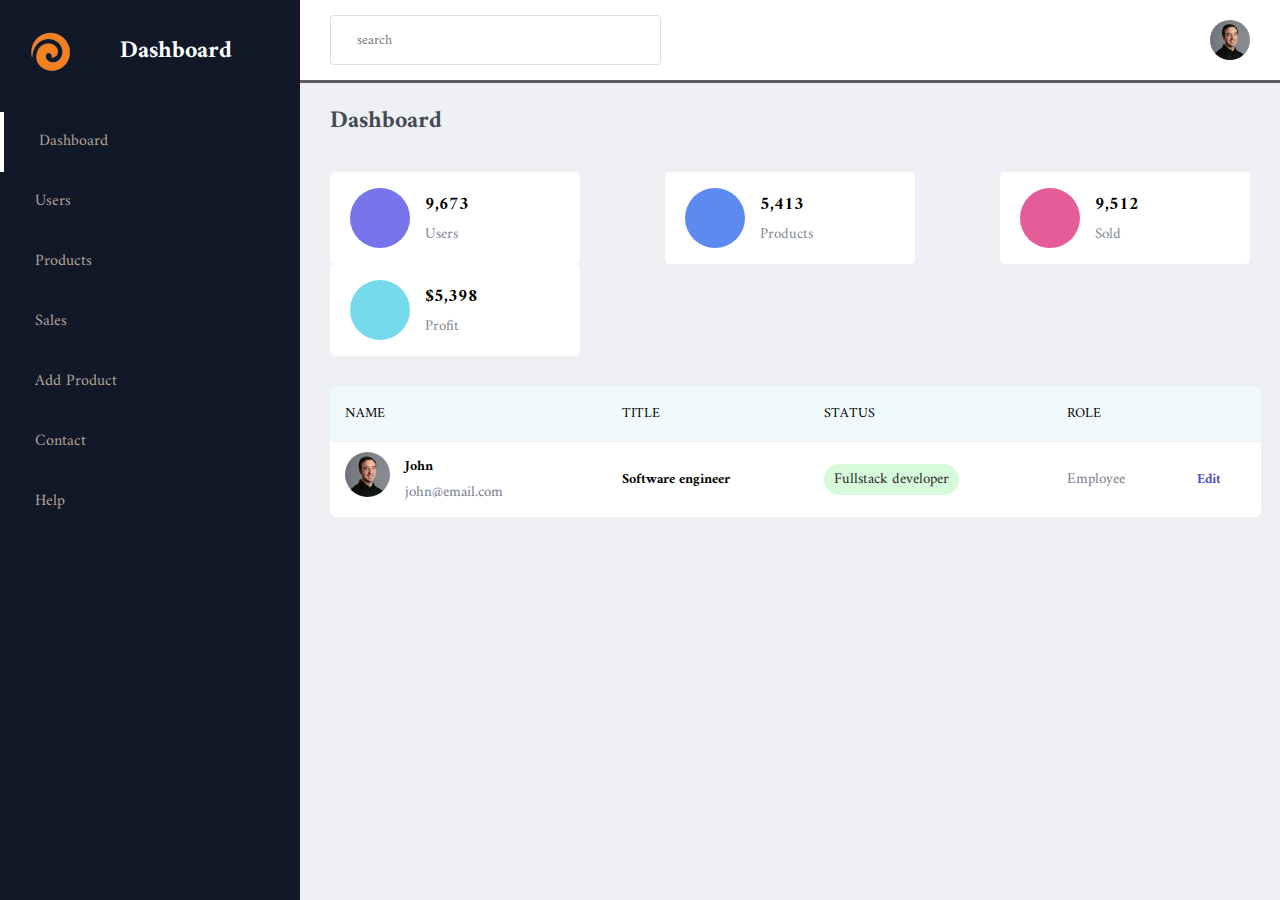
<file: index.html>
<!DOCTYPE html>
<html lang="en">

    <head>
        <meta charset="UTF-8">
        <meta http-equiv="X-UA-Compatible" content="IE=edge">
        <meta name="viewport" content="width=device-width, initial-scale=1.0">
        <title>Dashboard Panel</title>

        <link href="https://cdn.jsdelivr.net/npm/bootstrap@5.1.1/dist/css/bootstrap.min.css" rel="stylesheet"
            integrity="sha384-F3w7mX95PdgyTmZZMECAngseQB83DfGTowi0iMjiWaeVhAn4FJkqJByhZMI3AhiU" crossorigin="anonymous">

        <link rel="stylesheet" href="https://pro.fontawesome.com/releases/v5.10.0/css/all.css"
            integrity="sha384-AYmEC3Yw5cVb3ZcuHtOA93w35dYTsvhLPVnYs9eStHfGJvOvKxVfELGroGkvsg+p"
            crossorigin="anonymous" />

        <link rel="stylesheet" href="assets/css/style.css" />

        <script src="https://code.jquery.com/jquery-3.6.0.min.js"
            integrity="sha256-/xUj+3OJU5yExlq6GSYGSHk7tPXikynS7ogEvDej/m4=" crossorigin="anonymous"></script>
    </head>

    <body>

        <!--SideMenu-->
        <section id="menu">
            <div class="logo">
                <img src="assets/imgs/logo.jpeg" />
                <h2>Dashboard</h2>
            </div>

            <div class="items">
                <li><i class="fas fa-chart-pie"></i><a href="index.html">Dashboard</a></li>
                <li><i class="fab fa-uikit"></i><a href="index.html">Users</a></li>
                <li><i class="fas fa-th-large"></i><a href="products.html">Products</a></li>
                <li><i class="fas fa-edit"></i><a href="sales.html">Sales</a></li>
                <li><i class="fab fa-cc-visa"></i><a href="add_product.html">Add Product</a></li>
                <li><i class="fas fa-hamburger"></i><a href="contact.html">Contact</a></li>
                <li><i class="fas fa-chart-line"></i><a href="help.html">Help</a></li>
            </div>
        </section>

        <!--Interface-->
        <section id="interface">
            <div class="navigation">
                <!--Search-->
                <div class="n1">
                    <div>
                        <i id="menu-btn" class="fas fa-bars"></i>
                    </div>
                    <div class="search">
                        <i class="far fa-search"></i>
                        <form>
                            <input type="text" placeholder="search" />
                        </form>
                    </div>
                </div>

                <!--Profile-->
                <div class="profile">
                    <i class="fas fa-bell"></i>
                    <img src="assets/imgs/1.jpeg" />
                </div>
            </div>

            <!--Title-->
            <h3 class="i-name">Dashboard</h3>

            <!--Cards-->
            <div class="values">
                <div class="val-box">
                    <i class="fas fa-users"></i>
                    <div>
                        <h3>9,673</h3>
                        <span>Users</span>
                    </div>
                </div>

                <div class="val-box">
                    <i class="fas fa-shopping-cart"></i>
                    <div>
                        <h3>5,413</h3>
                        <span>Products</span>
                    </div>
                </div>

                <div class="val-box">
                    <i class="fas fa-corn"></i>
                    <div>
                        <h3>9,512</h3>
                        <span>Sold</span>
                    </div>
                </div>

                <div class="val-box">
                    <i class="fas fa-dollar-sign"></i>
                    <div>
                        <h3>$5,398</h3>
                        <span>Profit</span>
                    </div>
                </div>
            </div>

            <!--Table-->
            <div class="board">
                <table width="100%">
                    <thead>
                        <tr>
                            <td>Name</td>
                            <td>Title</td>
                            <td>Status</td>
                            <td>Role</td>
                            <td></td>
                        </tr>
                    </thead>
                    <tbody>

                        <tr>
                            <td class="people">
                                <p><img src="assets/imgs/1.jpeg" /></p>
                                <div class="people-description">
                                    <h5>John</h5>
                                    <p>john@email.com</p>
                                </div>
                            </td>

                            <td class="people-des">
                                <h5>Software engineer</h5>

                            </td>

                            <td class="active">
                                <p>Fullstack developer</p>
                            </td>

                            <td class="role">
                                <p>Employee</p>
                            </td>

                            <td class="edit">
                                <p><a href="#">Edit</a></p>
                            </td>

                        </tr>

                    </tbody>
                </table>
            </div>
        </section>

        <script src="app.js">
            
        </script>

</body>

</html>
</file>
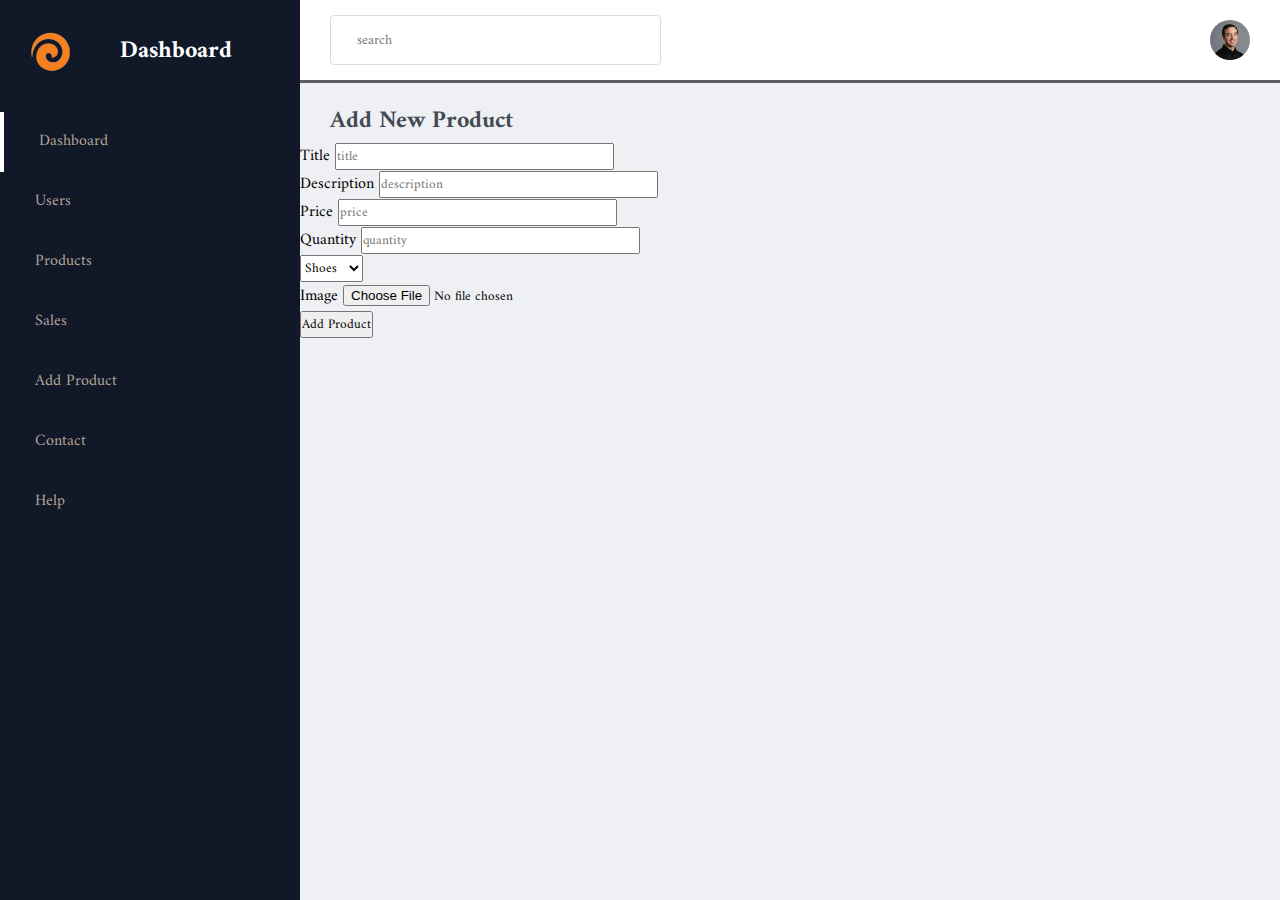
<file: add_product.html>
<!DOCTYPE html>
<html lang="en">
<head>
    <meta charset="UTF-8">
    <meta http-equiv="X-UA-Compatible" content="IE=edge">
    <meta name="viewport" content="width=device-width, initial-scale=1.0">
    <title>Dashboard</title>

    
    <link href="https://cdn.jsdelivr.net/npm/bootstrap@5.1.1/dist/css/bootstrap.min.css" rel="stylesheet" integrity="sha384-F3w7mX95PdgyTmZZMECAngseQB83DfGTowi0iMjiWaeVhAn4FJkqJByhZMI3AhiU" crossorigin="anonymous">

    <link rel="stylesheet" href="https://pro.fontawesome.com/releases/v5.10.0/css/all.css" integrity="sha384-AYmEC3Yw5cVb3ZcuHtOA93w35dYTsvhLPVnYs9eStHfGJvOvKxVfELGroGkvsg+p" crossorigin="anonymous"/>

    <link rel="stylesheet" href="assets/css/style.css"/>


    <script src="https://code.jquery.com/jquery-3.6.0.min.js" integrity="sha256-/xUj+3OJU5yExlq6GSYGSHk7tPXikynS7ogEvDej/m4=" crossorigin="anonymous"></script>
</head>
<body>
  


    <!--SideMenu-->
    <section id="menu">
        <div class="logo">
            <img src="assets/imgs/logo.jpeg"/>
            <h2>Dashboard</h2>
        </div>

        <div class="items">
            <li><i class="fas fa-chart-pie"></i><a href="index.html">Dashboard</a></li>
            <li><i class="fab fa-uikit"></i><a href="index.html">Users</a></li>
            <li><i class="fas fa-th-large"></i><a href="products.html">Products</a></li>
            <li><i class="fas fa-edit"></i><a href="sales.html">Sales</a></li>
            <li><i class="fab fa-cc-visa"></i><a href="add_product.html">Add Product</a></li>
            <li><i class="fas fa-hamburger"></i><a href="contact.html">Contact</a></li>
            <li><i class="fas fa-chart-line"></i><a href="help.html">Help</a></li>
        </div>
    </section>

    <!--Interface-->
    <section id="interface">
        
        <div class="navigation">
            <!--Search-->
            <div class="n1">
               <div>
                   <i id="menu-btn" class="fas fa-bars"></i>
               </div>
                <div class="search">
                  <i class="far fa-search"></i>  
                    <form>
                           <input type="text" placeholder="search"/>
                    </form>
                </div>
            </div>

            <!--Profile-->
            <div class="profile">
               <i class="fas fa-bell"></i>
               <img src="assets/imgs/1.jpeg"/>
            </div>
        </div>

        <!--Title-->
        <h3 class="i-name">Add New Product</h3>


       <div class="container-fluid w-50 my-5">    
        <form> 
            <div class="mb-2 form-group">
             <label>Title</label>
             <input type="text" class="form-control" placeholder="title" name="title" id="title" />
            </div>
 

            <div class="mb-2 form-group">
                <label>Description</label>
                <input type="text" class="form-control" placeholder="description" name="description" id="description" />
            </div>


            <div class="mb-2 form-group">
                <label>Price</label>
                <input type="text" class="form-control" placeholder="price" name="price" id="price" />
            </div>

            <div class="mb-2 form-group">
                <label>Quantity</label>
                <input type="number" class="form-control" placeholder="quantity" name="quantity" id="quantity" />
            </div>


            <select class="form-select mb-2" name="category">
                <option value="shoes">Shoes</option>
                <option value="bags">Bags</option>
                <option value="clothes">Clothes</option>
                <option value="shirts">Shirts</option>
            </select>

            <div class="mb-3 form-group">
                <label>Image</label>
                <input type="file" class="form-control" placeholder="image" name="image" id="image" />
            </div>
            

         <div class="mb-2 text-center">
             <input type="submit" class="btn btn-primary mt-3" value="Add Product" name="add_product_btn" id="add_product_btn"/>
         </div>
        
        </form>
    </div>




    </section>





    <script>
        $('#menu-btn').click(function(){
            $('#menu').toggleClass('active');
        })
    </script>

</body>
</html>
</file>
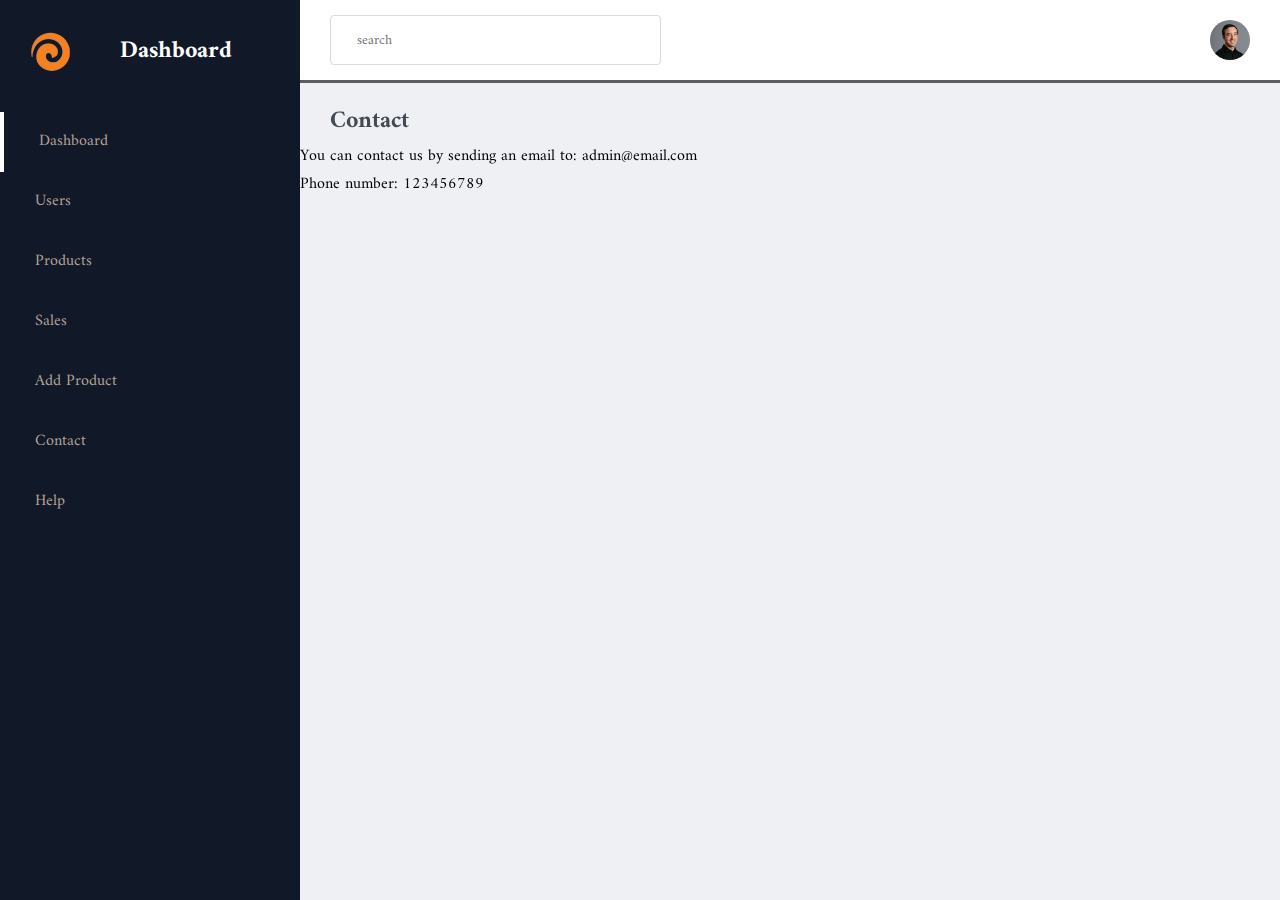
<file: contact.html>
<!DOCTYPE html>
<html lang="en">
<head>
    <meta charset="UTF-8">
    <meta http-equiv="X-UA-Compatible" content="IE=edge">
    <meta name="viewport" content="width=device-width, initial-scale=1.0">
    <title>Dashboard</title>

    
    <link href="https://cdn.jsdelivr.net/npm/bootstrap@5.1.1/dist/css/bootstrap.min.css" rel="stylesheet" integrity="sha384-F3w7mX95PdgyTmZZMECAngseQB83DfGTowi0iMjiWaeVhAn4FJkqJByhZMI3AhiU" crossorigin="anonymous">

    <link rel="stylesheet" href="https://pro.fontawesome.com/releases/v5.10.0/css/all.css" integrity="sha384-AYmEC3Yw5cVb3ZcuHtOA93w35dYTsvhLPVnYs9eStHfGJvOvKxVfELGroGkvsg+p" crossorigin="anonymous"/>

    <link rel="stylesheet" href="assets/css/style.css"/>


    <script src="https://code.jquery.com/jquery-3.6.0.min.js" integrity="sha256-/xUj+3OJU5yExlq6GSYGSHk7tPXikynS7ogEvDej/m4=" crossorigin="anonymous"></script>
</head>
<body>
  


    <!--SideMenu-->
    <section id="menu">
        <div class="logo">
            <img src="assets/imgs/logo.jpeg"/>
            <h2>Dashboard</h2>
        </div>

        <div class="items">
            <li><i class="fas fa-chart-pie"></i><a href="index.html">Dashboard</a></li>
            <li><i class="fab fa-uikit"></i><a href="index.html">Users</a></li>
            <li><i class="fas fa-th-large"></i><a href="products.html">Products</a></li>
            <li><i class="fas fa-edit"></i><a href="sales.html">Sales</a></li>
            <li><i class="fab fa-cc-visa"></i><a href="add_product.html">Add Product</a></li>
            <li><i class="fas fa-hamburger"></i><a href="contact.html">Contact</a></li>
            <li><i class="fas fa-chart-line"></i><a href="help.html">Help</a></li>
        </div>
    </section>

    <!--Interface-->
    <section id="interface">
        
        <div class="navigation">
            <!--Search-->
            <div class="n1">
               <div>
                   <i id="menu-btn" class="fas fa-bars"></i>
               </div>
                <div class="search">
                  <i class="far fa-search"></i>  
                    <form>
                           <input type="text" placeholder="search"/>
                    </form>
                </div>
            </div>

            <!--Profile-->
            <div class="profile">
               <i class="fas fa-bell"></i>
               <img src="assets/imgs/1.jpeg"/>
           </div>
        </div>

        <!--Title-->
        <h3 class="i-name">Contact</h3>


       <div class="container-fluid w-50 my-5">    

          <p>You can contact us by sending an email to: admin@email.com</p>
          <p>Phone number: 123456789</p>
        
       </div>




    </section>





    <script>
        $('#menu-btn').click(function(){
            $('#menu').toggleClass('active');
        })
    </script>

</body>
</html>
</file>
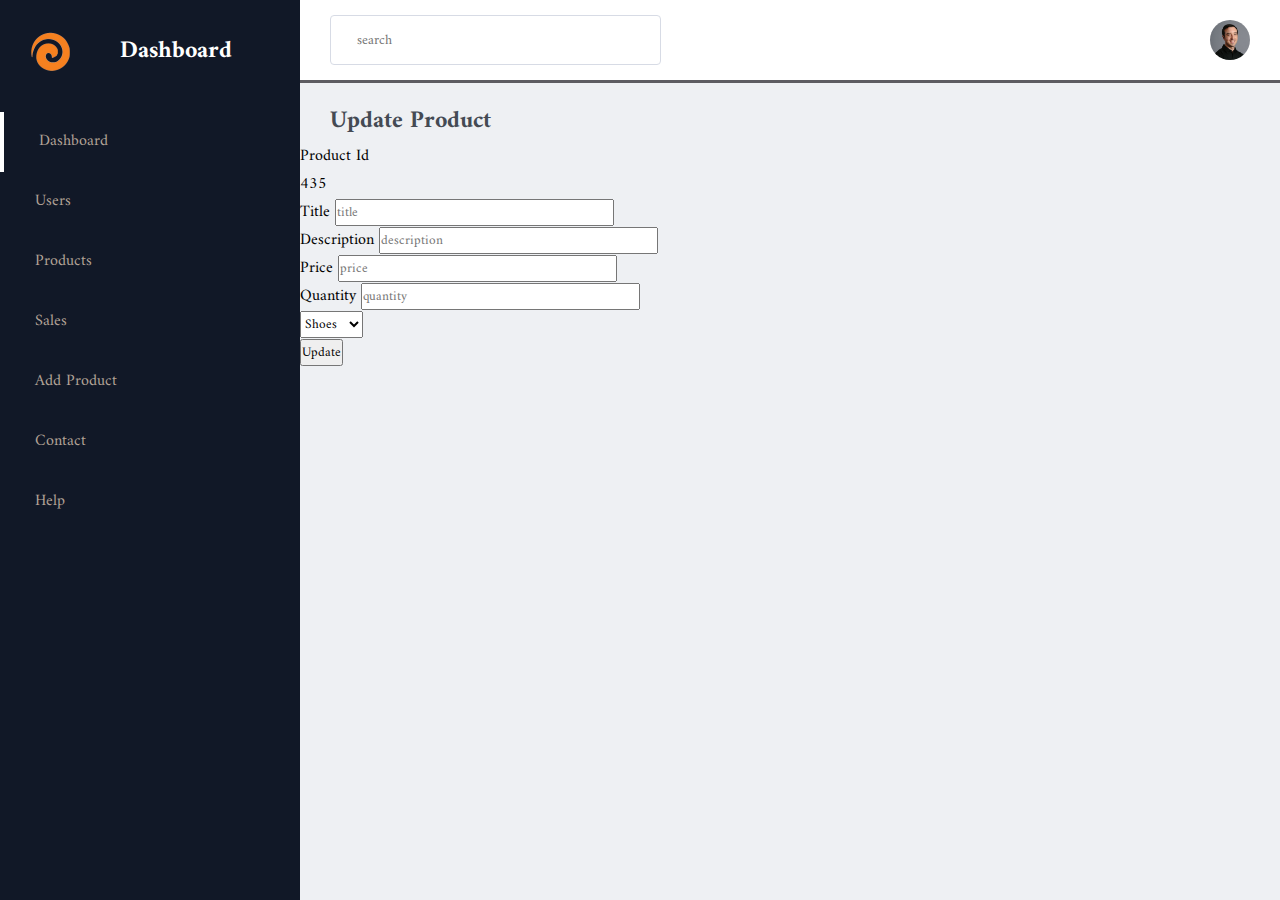
<file: edit_product.html>
<!DOCTYPE html>
<html lang="en">
<head>
    <meta charset="UTF-8">
    <meta http-equiv="X-UA-Compatible" content="IE=edge">
    <meta name="viewport" content="width=device-width, initial-scale=1.0">
    <title>Dashboard</title>

    
    <link href="https://cdn.jsdelivr.net/npm/bootstrap@5.1.1/dist/css/bootstrap.min.css" rel="stylesheet" integrity="sha384-F3w7mX95PdgyTmZZMECAngseQB83DfGTowi0iMjiWaeVhAn4FJkqJByhZMI3AhiU" crossorigin="anonymous">

    <link rel="stylesheet" href="https://pro.fontawesome.com/releases/v5.10.0/css/all.css" integrity="sha384-AYmEC3Yw5cVb3ZcuHtOA93w35dYTsvhLPVnYs9eStHfGJvOvKxVfELGroGkvsg+p" crossorigin="anonymous"/>

    <link rel="stylesheet" href="assets/css/style.css"/>


    <script src="https://code.jquery.com/jquery-3.6.0.min.js" integrity="sha256-/xUj+3OJU5yExlq6GSYGSHk7tPXikynS7ogEvDej/m4=" crossorigin="anonymous"></script>
</head>
<body>
  


    <!--SideMenu-->
    <section id="menu">
        <div class="logo">
            <img src="assets/imgs/logo.jpeg"/>
            <h2>Dashboard</h2>
        </div>

        <div class="items">
            <li><i class="fas fa-chart-pie"></i><a href="index.html">Dashboard</a></li>
            <li><i class="fab fa-uikit"></i><a href="index.html">Users</a></li>
            <li><i class="fas fa-th-large"></i><a href="products.html">Products</a></li>
            <li><i class="fas fa-edit"></i><a href="sales.html">Sales</a></li>
            <li><i class="fab fa-cc-visa"></i><a href="add_product.html">Add Product</a></li>
            <li><i class="fas fa-hamburger"></i><a href="contact.html">Contact</a></li>
            <li><i class="fas fa-chart-line"></i><a href="help.html">Help</a></li>
        </div>
    </section>

    <!--Interface-->
    <section id="interface">
      

        <div class="navigation">
            <!--Search-->
            <div class="n1">
               <div>
                   <i id="menu-btn" class="fas fa-bars"></i>
               </div>
                <div class="search">
                  <i class="far fa-search"></i>  
                    <form>
                           <input type="text" placeholder="search"/>
                    </form>
                </div>
            </div>

            <!--Profile-->
            <div class="profile">
               <i class="fas fa-bell"></i>
               <img src="assets/imgs/1.jpeg"/>
            </div>
         </div>

      
        <!--Title-->
        <h3 class="i-name">Update Product</h3>



       <div class="container-fluid w-50 my-5">    
        <form>
            <div class="mb-2 form-group">
                <label>Product Id</label>
                <p class="form-control">435</p>
            </div>
            
            <div class="mb-2 form-group">
             <label>Title</label>
             <input type="text" class="form-control" placeholder="title" name="title" id="title" />
            </div>
 

            <div class="mb-2 form-group">
                <label>Description</label>
                <input type="text" class="form-control" placeholder="description" name="description" id="description" />
            </div>


            <div class="mb-2 form-group">
                <label>Price</label>
                <input type="text" class="form-control" placeholder="price" name="price" id="price" />
            </div>

            <div class="mb-2 form-group">
                <label>Quantity</label>
                <input type="number" class="form-control" placeholder="quantity" name="quantity" id="quantity" />
            </div>


            <select class="form-select mb-2" name="category">
                <option value="shoes">Shoes</option>
                <option value="bags">Bags</option>
                <option value="clothes">Clothes</option>
                <option value="shirts">Shirts</option>
            </select>

         <div class="mb-2 text-center">
             <input type="submit" class="btn btn-primary mt-3" value="Update" name="update_product_btn" id="update_product_btn"/>
         </div>
        
        </form>
    </div>




    </section>





    <script>
        $('#menu-btn').click(function(){
            $('#menu').toggleClass('active');
        })
    </script>

</body>
</html>
</file>
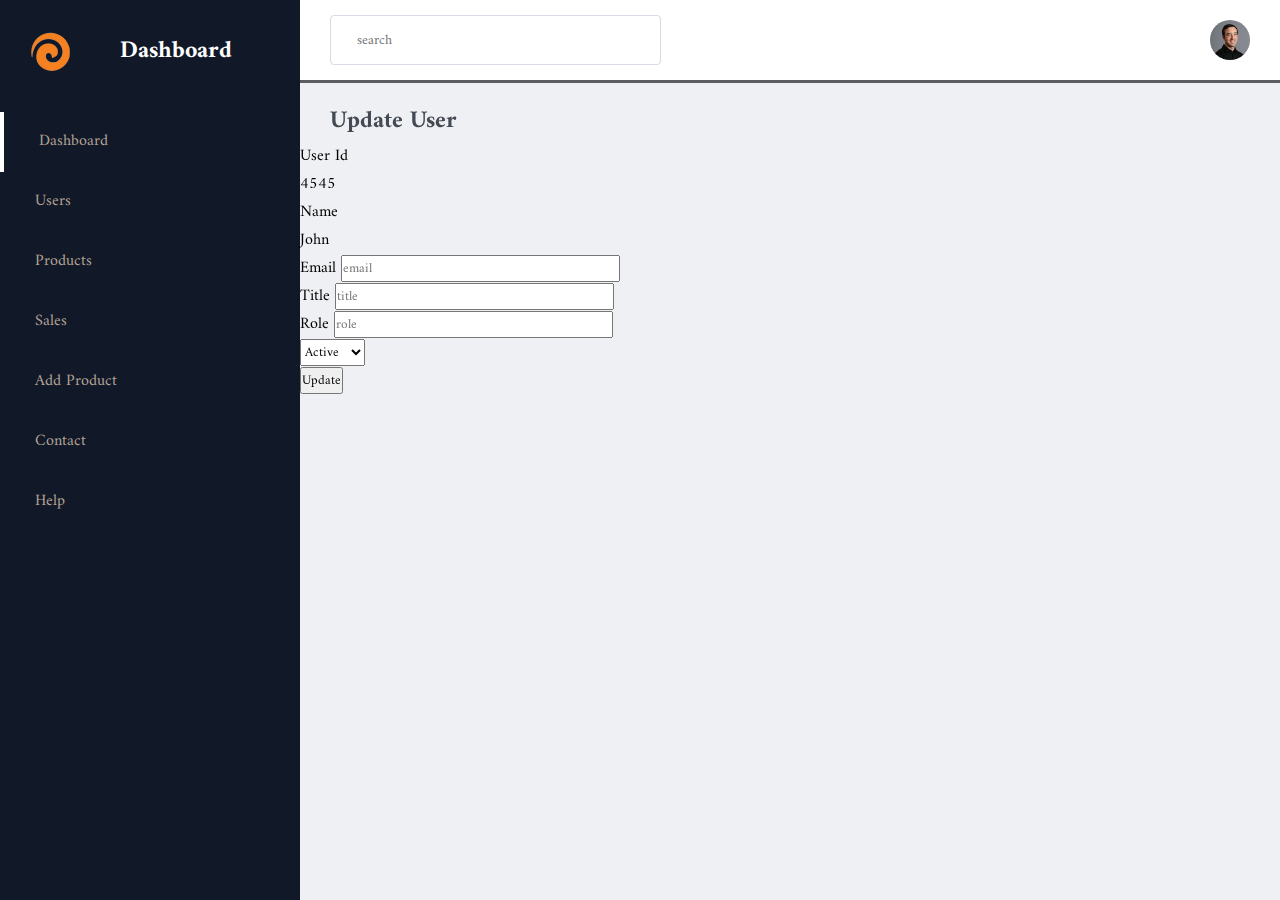
<file: edit_user.html>
<!DOCTYPE html>
<html lang="en">
<head>
    <meta charset="UTF-8">
    <meta http-equiv="X-UA-Compatible" content="IE=edge">
    <meta name="viewport" content="width=device-width, initial-scale=1.0">
    <title>Dashboard</title>

    
    <link href="https://cdn.jsdelivr.net/npm/bootstrap@5.1.1/dist/css/bootstrap.min.css" rel="stylesheet" integrity="sha384-F3w7mX95PdgyTmZZMECAngseQB83DfGTowi0iMjiWaeVhAn4FJkqJByhZMI3AhiU" crossorigin="anonymous">

    <link rel="stylesheet" href="https://pro.fontawesome.com/releases/v5.10.0/css/all.css" integrity="sha384-AYmEC3Yw5cVb3ZcuHtOA93w35dYTsvhLPVnYs9eStHfGJvOvKxVfELGroGkvsg+p" crossorigin="anonymous"/>

    <link rel="stylesheet" href="assets/css/style.css"/>


    <script src="https://code.jquery.com/jquery-3.6.0.min.js" integrity="sha256-/xUj+3OJU5yExlq6GSYGSHk7tPXikynS7ogEvDej/m4=" crossorigin="anonymous"></script>
</head>
<body>
  


    <!--SideMenu-->
    <section id="menu">
        <div class="logo">
            <img src="assets/imgs/logo.jpeg"/>
            <h2>Dashboard</h2>
        </div>

        <div class="items">
            <li><i class="fas fa-chart-pie"></i><a href="index.html">Dashboard</a></li>
            <li><i class="fab fa-uikit"></i><a href="index.html">Users</a></li>
            <li><i class="fas fa-th-large"></i><a href="products.html">Products</a></li>
            <li><i class="fas fa-edit"></i><a href="sales.html">Sales</a></li>
            <li><i class="fab fa-cc-visa"></i><a href="add_product.html">Add Product</a></li>
            <li><i class="fas fa-hamburger"></i><a href="contact.html">Contact</a></li>
            <li><i class="fas fa-chart-line"></i><a href="help.html">Help</a></li>
        </div>
    </section>

    <!--Interface-->
    <section id="interface">
        

        <div class="navigation">
            <!--Search-->
            <div class="n1">
               <div>
                   <i id="menu-btn" class="fas fa-bars"></i>
               </div>
                <div class="search">
                  <i class="far fa-search"></i>  
                    <form>
                           <input type="text" placeholder="search"/>
                    </form>
                </div>
            </div>

            <!--Profile-->
            <div class="profile">
               <i class="fas fa-bell"></i>
               <img src="assets/imgs/1.jpeg"/>
            </div>
         </div>


        <!--Title-->
        <h3 class="i-name">Update User</h3>




       <div class="container-fluid w-50 my-5">    
        <form>
            <div class="mb-2 form-group">
                <label>User Id</label>
                <p class="form-control">4545</p>
            </div>
            
            <div class="mb-2 form-group">
             <label>Name</label>
             <p class="form-control">John</p>
            </div>
 

            <div class="mb-2 form-group">
                <label>Email</label>
                <input type="email" class="form-control" placeholder="email" name="email" id="email" />
            </div>


            <div class="mb-2 form-group">
                <label>Title</label>
                <input type="text" class="form-control" placeholder="title" name="title" id="title" />
            </div>

            <div class="mb-2 form-group">
                <label>Role</label>
                <input type="text" class="form-control" placeholder="role" name="role" id="role" />
            </div>


            <select class="form-select mb2" name="status">
                <option value="active">Active</option>
                <option value="inactive">Inactive</option>
            </select>

         <div class="mb-2 text-center">
             <input type="submit" class="btn btn-primary mt-3" value="Update" name="update_user_btn" id="update_user_btn"/>
         </div>
        
        </form>
    </div>




    </section>





    <script>
        $('#menu-btn').click(function(){
            $('#menu').toggleClass('active');
        })
    </script>

</body>
</html>
</file>
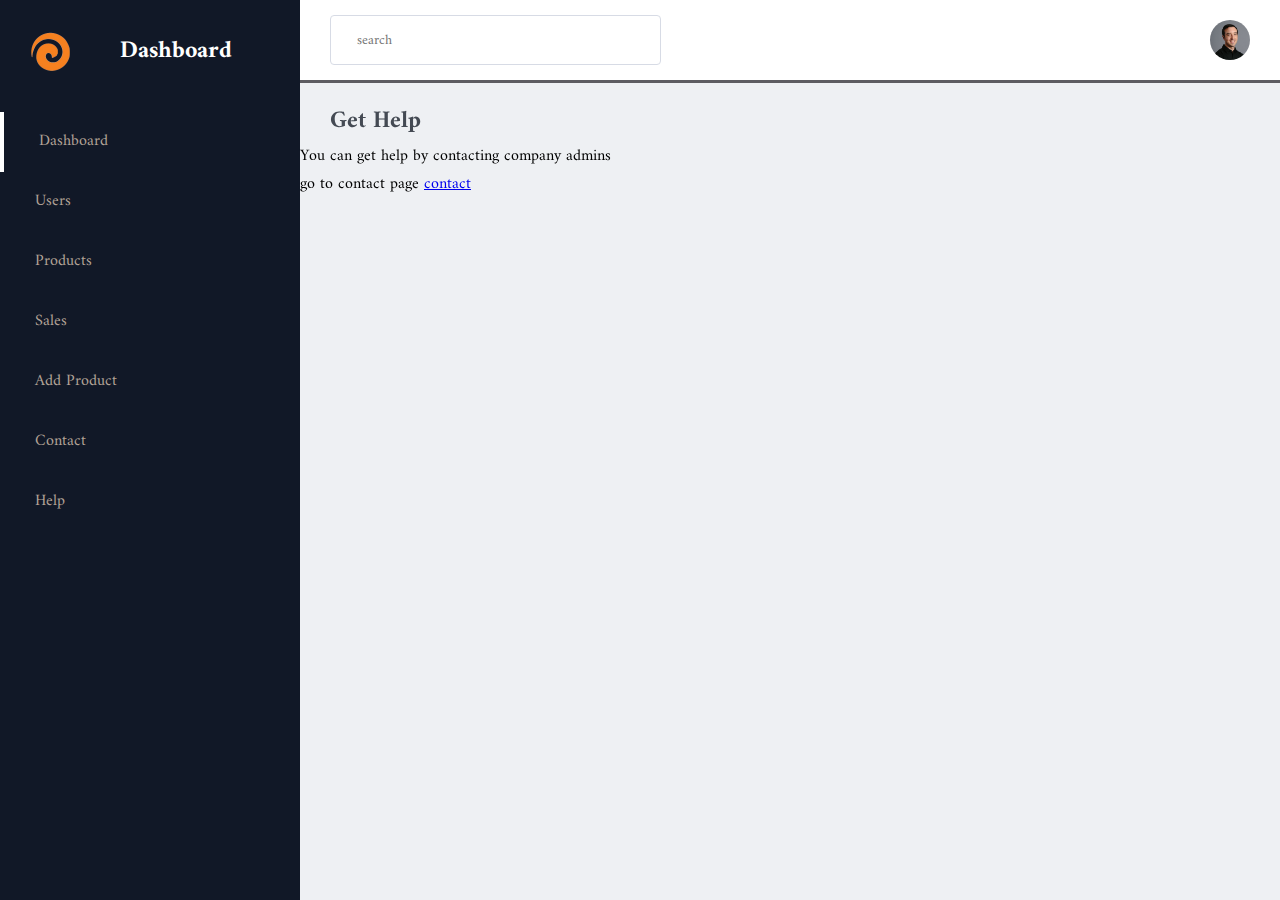
<file: help.html>
<!DOCTYPE html>
<html lang="en">
<head>
    <meta charset="UTF-8">
    <meta http-equiv="X-UA-Compatible" content="IE=edge">
    <meta name="viewport" content="width=device-width, initial-scale=1.0">
    <title>Dashboard</title>

    
    <link href="https://cdn.jsdelivr.net/npm/bootstrap@5.1.1/dist/css/bootstrap.min.css" rel="stylesheet" integrity="sha384-F3w7mX95PdgyTmZZMECAngseQB83DfGTowi0iMjiWaeVhAn4FJkqJByhZMI3AhiU" crossorigin="anonymous">

    <link rel="stylesheet" href="https://pro.fontawesome.com/releases/v5.10.0/css/all.css" integrity="sha384-AYmEC3Yw5cVb3ZcuHtOA93w35dYTsvhLPVnYs9eStHfGJvOvKxVfELGroGkvsg+p" crossorigin="anonymous"/>

    <link rel="stylesheet" href="assets/css/style.css"/>


    <script src="https://code.jquery.com/jquery-3.6.0.min.js" integrity="sha256-/xUj+3OJU5yExlq6GSYGSHk7tPXikynS7ogEvDej/m4=" crossorigin="anonymous"></script>
</head>
<body>
  


    <!--SideMenu-->
    <section id="menu">
        <div class="logo">
            <img src="assets/imgs/logo.jpeg"/>
            <h2>Dashboard</h2>
        </div>

        <div class="items">
            <li><i class="fas fa-chart-pie"></i><a href="index.html">Dashboard</a></li>
            <li><i class="fab fa-uikit"></i><a href="index.html">Users</a></li>
            <li><i class="fas fa-th-large"></i><a href="products.html">Products</a></li>
            <li><i class="fas fa-edit"></i><a href="sales.html">Sales</a></li>
            <li><i class="fab fa-cc-visa"></i><a href="add_product.html">Add Product</a></li>
            <li><i class="fas fa-hamburger"></i><a href="contact.html">Contact</a></li>
            <li><i class="fas fa-chart-line"></i><a href="help.html">Help</a></li>
        </div>
    </section>


    <!--Interface-->
    <section id="interface">
     
        <div class="navigation">
            <!--Search-->
            <div class="n1">
               <div>
                   <i id="menu-btn" class="fas fa-bars"></i>
               </div>
                <div class="search">
                  <i class="far fa-search"></i>  
                    <form>
                           <input type="text" placeholder="search"/>
                    </form>
                </div>
            </div>

            <!--Profile-->
            <div class="profile">
               <i class="fas fa-bell"></i>
               <img src="assets/imgs/1.jpeg"/>
            </div>
        </div>

        <!--Title-->
        <h3 class="i-name">Get Help</h3>


       <div class="container-fluid w-50 my-5">    

          <p>You can get help by contacting company admins</p>
          <p>go to contact page <a href="contact.html">contact</a></p>
        
       </div>

    </section>





    <script>
        $('#menu-btn').click(function(){
            $('#menu').toggleClass('active');
        })
    </script>

</body>
</html>
</file>
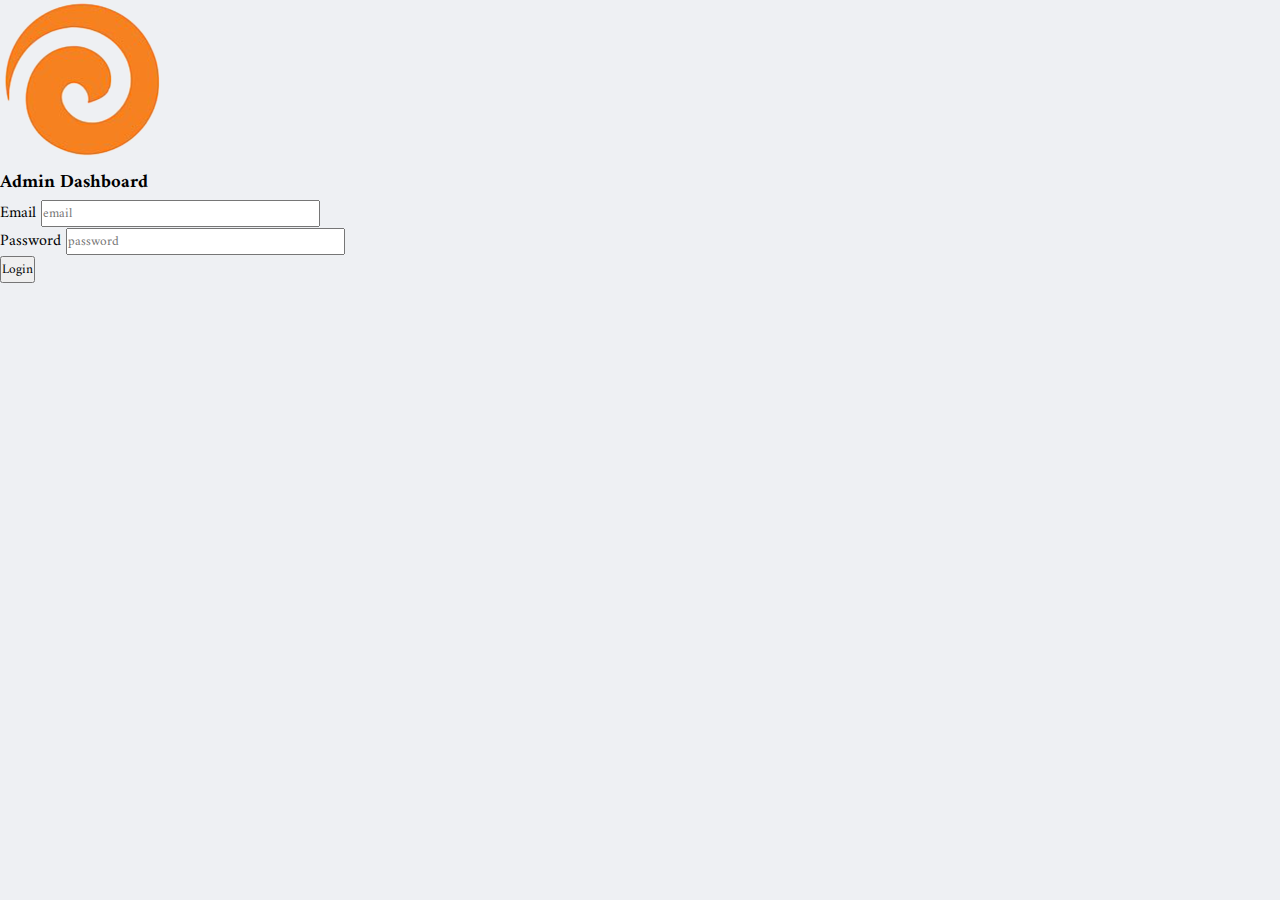
<file: login.html>
<!DOCTYPE html>
<html lang="en">
<head>
    <meta charset="UTF-8">
    <meta http-equiv="X-UA-Compatible" content="IE=edge">
    <meta name="viewport" content="width=device-width, initial-scale=1.0">
    <title>Dashboard</title>

    
    <link href="https://cdn.jsdelivr.net/npm/bootstrap@5.1.1/dist/css/bootstrap.min.css" rel="stylesheet" integrity="sha384-F3w7mX95PdgyTmZZMECAngseQB83DfGTowi0iMjiWaeVhAn4FJkqJByhZMI3AhiU" crossorigin="anonymous">

    <link rel="stylesheet" href="https://pro.fontawesome.com/releases/v5.10.0/css/all.css" integrity="sha384-AYmEC3Yw5cVb3ZcuHtOA93w35dYTsvhLPVnYs9eStHfGJvOvKxVfELGroGkvsg+p" crossorigin="anonymous"/>

    <link rel="stylesheet" href="assets/css/style.css"/>


    <script src="https://code.jquery.com/jquery-3.6.0.min.js" integrity="sha256-/xUj+3OJU5yExlq6GSYGSHk7tPXikynS7ogEvDej/m4=" crossorigin="anonymous"></script>
</head>
<body>
  

   <div class="container-fluid w-50 mt-5 mb-5">
       <div class="my-5 text-center">
           <img src="assets/imgs/logo.jpeg"/>
           <h3 class="mt-3">Admin Dashboard</h3>
       </div>

       

       <form>
           <div class="mb-2 form-group">
               <label>Email</label>
               <input type="email" class="form-control" placeholder="email" name="email" id="email" />
           </div>
           <div class="mb-2 form-group">
            <label>Password</label>
            <input type="password" class="form-control" placeholder="password" name="password" id="password" />
        </div>

        <div class="mb-2 text-center">
            <input type="submit" class="btn btn-primary mt-3" value="Login" name="login_btn" id="login_btn"/>
        </div>
       
       </form>
   </div>
   

</body>
</html>
</file>
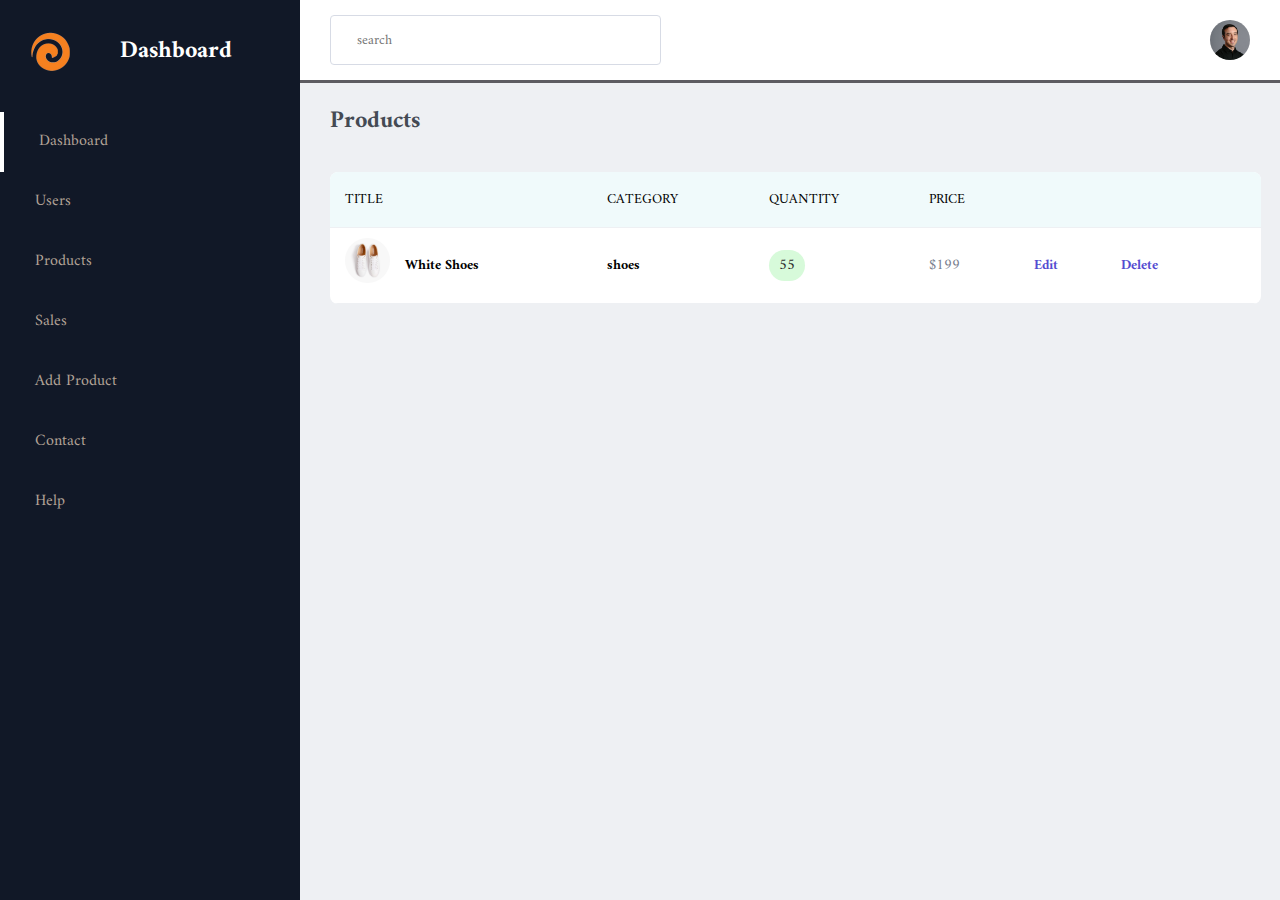
<file: products.html>
<!DOCTYPE html>
<html lang="en">
<head>
    <meta charset="UTF-8">
    <meta http-equiv="X-UA-Compatible" content="IE=edge">
    <meta name="viewport" content="width=device-width, initial-scale=1.0">
    <title>Dashboard</title>

    
    <link href="https://cdn.jsdelivr.net/npm/bootstrap@5.1.1/dist/css/bootstrap.min.css" rel="stylesheet" integrity="sha384-F3w7mX95PdgyTmZZMECAngseQB83DfGTowi0iMjiWaeVhAn4FJkqJByhZMI3AhiU" crossorigin="anonymous">

    <link rel="stylesheet" href="https://pro.fontawesome.com/releases/v5.10.0/css/all.css" integrity="sha384-AYmEC3Yw5cVb3ZcuHtOA93w35dYTsvhLPVnYs9eStHfGJvOvKxVfELGroGkvsg+p" crossorigin="anonymous"/>

    <link rel="stylesheet" href="assets/css/style.css"/>


    <script src="https://code.jquery.com/jquery-3.6.0.min.js" integrity="sha256-/xUj+3OJU5yExlq6GSYGSHk7tPXikynS7ogEvDej/m4=" crossorigin="anonymous"></script>
</head>
<body>
  


    <!--SideMenu-->
    <section id="menu">
        <div class="logo">
            <img src="assets/imgs/logo.jpeg"/>
            <h2>Dashboard</h2>
        </div>

        <div class="items">
            <li><i class="fas fa-chart-pie"></i><a href="index.html">Dashboard</a></li>
            <li><i class="fab fa-uikit"></i><a href="index.html">Users</a></li>
            <li><i class="fas fa-th-large"></i><a href="products.html">Products</a></li>
            <li><i class="fas fa-edit"></i><a href="sales.html">Sales</a></li>
            <li><i class="fab fa-cc-visa"></i><a href="add_product.html">Add Product</a></li>
            <li><i class="fas fa-hamburger"></i><a href="contact.html">Contact</a></li>
            <li><i class="fas fa-chart-line"></i><a href="help.html">Help</a></li>
        </div>
    </section>

    <!--Interface-->
    <section id="interface">
        
        <div class="navigation">
            <!--Search-->
            <div class="n1">
               <div>
                   <i id="menu-btn" class="fas fa-bars"></i>
               </div>
                <div class="search">
                  <i class="far fa-search"></i>  
                    <form>
                           <input type="text" placeholder="search"/>
                    </form>
                </div>
            </div>

            <!--Profile-->
            <div class="profile">
               <i class="fas fa-bell"></i>
               <img src="assets/imgs/1.jpeg"/>
            </div>
        </div>

        <!--Title-->
        <h3 class="i-name">Products</h3>



        <!--Table-->
        <div class="board">
            <table width="100%">
                <thead>
                    <tr>
                        <td>Title</td>
                        <td>Category</td>
                        <td>Quantity</td>
                        <td>Price</td>
                        <td></td>
                        <td></td>
                        <td></td>
                    </tr>
                </thead>
                <tbody>

              
                    <tr>
                        <td class="people"> 
                            <p><img src="assets/imgs/product1.jpeg"/></p>
                            <div class="people-description">
                                <h5>White Shoes</h5>
                            </div>
                        </td>

                        <td class="people-des">
                            <h5>shoes</h5>
                           
                        </td>

                        <td class="active">
                            <p>55</p>
                        </td>

                        <td class="role">
                            <p>$199</p>
                        </td>


                        <td class="edit">
                            <p><a href="#">Edit</a></p>
                        </td>


                        <td class="edit">
                            <p><a href="#">Delete</a></p>
                        </td>

                    </tr>



                   
                </tbody>
            </table>
        </div>
    </section>





    <script>
        $('#menu-btn').click(function(){
            $('#menu').toggleClass('active');
        })
    </script>

</body>
</html>
</file>
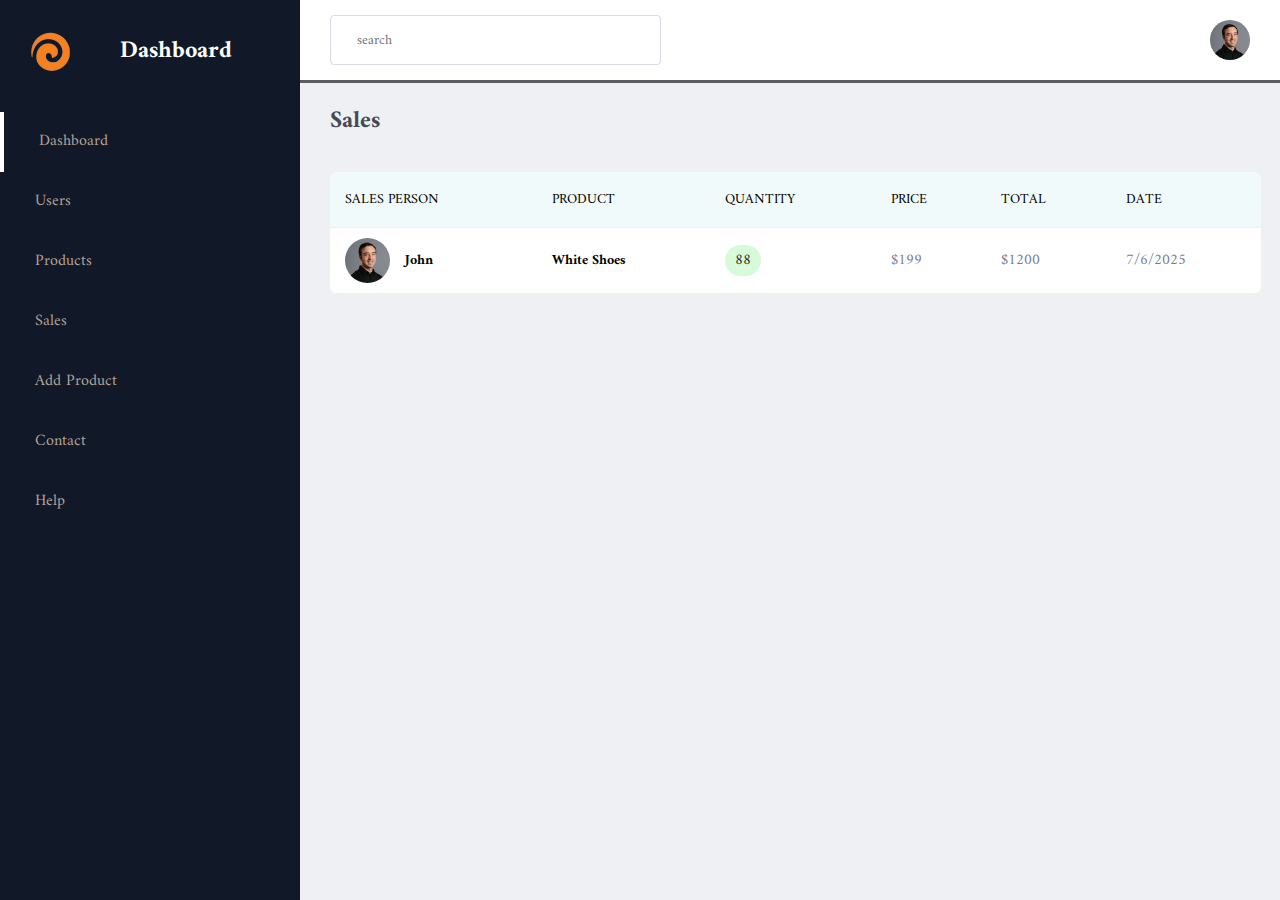
<file: sales.html>
<!DOCTYPE html>
<html lang="en">
<head>
    <meta charset="UTF-8">
    <meta http-equiv="X-UA-Compatible" content="IE=edge">
    <meta name="viewport" content="width=device-width, initial-scale=1.0">
    <title>Dashboard</title>

    
    <link href="https://cdn.jsdelivr.net/npm/bootstrap@5.1.1/dist/css/bootstrap.min.css" rel="stylesheet" integrity="sha384-F3w7mX95PdgyTmZZMECAngseQB83DfGTowi0iMjiWaeVhAn4FJkqJByhZMI3AhiU" crossorigin="anonymous">

    <link rel="stylesheet" href="https://pro.fontawesome.com/releases/v5.10.0/css/all.css" integrity="sha384-AYmEC3Yw5cVb3ZcuHtOA93w35dYTsvhLPVnYs9eStHfGJvOvKxVfELGroGkvsg+p" crossorigin="anonymous"/>

    <link rel="stylesheet" href="assets/css/style.css"/>


    <script src="https://code.jquery.com/jquery-3.6.0.min.js" integrity="sha256-/xUj+3OJU5yExlq6GSYGSHk7tPXikynS7ogEvDej/m4=" crossorigin="anonymous"></script>
</head>
<body>
  


    <!--SideMenu-->
    <section id="menu">
        <div class="logo">
            <img src="assets/imgs/logo.jpeg"/>
            <h2>Dashboard</h2>
        </div>

        <div class="items">
            <li><i class="fas fa-chart-pie"></i><a href="index.html">Dashboard</a></li>
            <li><i class="fab fa-uikit"></i><a href="index.html">Users</a></li>
            <li><i class="fas fa-th-large"></i><a href="products.html">Products</a></li>
            <li><i class="fas fa-edit"></i><a href="sales.html">Sales</a></li>
            <li><i class="fab fa-cc-visa"></i><a href="add_product.html">Add Product</a></li>
            <li><i class="fas fa-hamburger"></i><a href="contact.html">Contact</a></li>
            <li><i class="fas fa-chart-line"></i><a href="help.html">Help</a></li>
        </div>
    </section>

    <!--Interface-->
    <section id="interface">
       
        <div class="navigation">
            <!--Search-->
            <div class="n1">
               <div>
                   <i id="menu-btn" class="fas fa-bars"></i>
               </div>
                <div class="search">
                  <i class="far fa-search"></i>  
                    <form>
                           <input type="text" placeholder="search"/>
                    </form>
                </div>
            </div>

            <!--Profile-->
            <div class="profile">
               <i class="fas fa-bell"></i>
               <img src="assets/imgs/1.jpeg"/>
            </div>
        </div>

        <!--Title-->
        <h3 class="i-name">Sales</h3>



        <!--Table-->
        <div class="board">
            <table width="100%">
                <thead>
                    <tr>
                        <td>Sales person</td>
                        <td>Product</td>
                        <td>Quantity</td>
                        <td>Price</td>
                        <td>Total</td>
                        <td>Date</td>
                      
                    </tr>
                </thead>
                <tbody>


                    <tr>
                        <td class="people"> 
                            <img src="assets/imgs/1.jpeg"/>
                            <div class="people-description">
                                <h5>John</h5>
                            </div>
                        </td>

                        <td class="people-des">
                            <h5>White Shoes</h5>
                           
                        </td>

                        <td class="active">
                            <p>88</p>
                        </td>

                        <td class="role">
                            <p>$199</p>
                        </td>

                        <td class="role">
                            <p>$1200</p>
                        </td>

                        <td class="role">
                            <p>7/6/2025</p>
                        </td>

                    </tr>



                 
                </tbody>
            </table>
        </div>
    </section>





    <script>
        $('#menu-btn').click(function(){
            $('#menu').toggleClass('active');
        })
    </script>

</body>
</html>
</file>
<file: assets/css/style.css>
@import url('https://fonts.googleapis.com/css2?family=Amiri&display=swap');


* {

	margin: 0;
	padding: 0;
	box-sizing: border-box;
	font-family: 'Amiri', sans-serif;

}

body {
	width: 100%;
	background: #eef0f3;
	position: relative;
	display: flex;
}



/* SideMenu */

#menu {
	background: #111827;
	width: 300px;
	height: 100%;

	position: fixed;
	top: 0;
	left: 0;

}

#menu .logo img {
	width: 40px;
	margin-right: 50px;
}

#menu .logo {
	display: flex;
	align-items: center;
	color: #fff;
	padding: 30px 0 0 30px;
}

#menu .items {
	margin-top: 40px;
}

#menu .items li {
	list-style: none;
	padding: 15px 0;
	transition: 0.3s ease;
}


#menu .items li i {
	color: #B1A296;
	width: 30px;
	height: 20px;
	line-height: 30px;
	text-align: center;
	font-size: 14px;
	margin: 0 10px 0 25px;
}

#menu .items li a {
	text-decoration: none;
	color: #B1A296;
	font-weight: 300;
	transition: 0.3s ease;
}

#menu .items li:hover {
	background: #253047;
	cursor: pointer;
}

#menu .items li:nth-child(1) {
	border-left: 4px solid #fff;
}

#menu .items li:hover i,
#menu .items li:hover a {
	color: #F3F4F6;
}




/* Interface */

#interface {
	width: calc(100% - 300px);

	position: relative;
	margin-left: 300px;


}

#interface .navigation {
	display: flex;
	align-items: center;
	justify-content: space-between;
	background: #fff;
	padding: 15px 30px;
	border-bottom: 3px solid #5D5C61;

	position: fixed;
	width: calc(100% - 300px);

}

#interface .navigation .search {
	display: flex;
	justify-content: flex-start;
	align-items: center;
	padding: 10px 14px;
	border: 1px solid #d7dbe5;
	border-radius: 4px;
}

#interface .navigation .search input {
	border: none;
	outline: none;
	font-size: 14px;
}

#interface .navigation .search i {
	margin-right: 12px;
}


#interface .navigation .profile {
	display: flex;
	justify-content: flex-start;
	align-items: center;
}

#interface .navigation .profile i {
	margin-right: 20px;
	font-size: 19px;
	font-weight: 400;
}


#interface .navigation .profile img {
	width: 40px;
	height: 40px;
	object-fit: cover;
	border-radius: 50%;
}

.i-name {
	color: #444a53;
	padding: 30px 30px 0 30px;
	font-size: 24px;
	font-weight: 700;
	margin-top: 70px;
}



.values {
	padding: 30px 30px 0 30px;
	display: flex;
	justify-content: space-between;
	align-items: center;
	flex-wrap: wrap;
}


.values .val-box {
	background: #fff;
	width: 250px;
	padding: 16px 20px;
	border-radius: 5px;
	display: flex;
	justify-content: flex-star t;
	align-items: center;
}

.values .val-box i {
	font-size: 25px;
	width: 60px;
	height: 60px;
	line-height: 60px;
	border-radius: 50%;
	color: #fff;
	text-align: center;
	margin-right: 15px;
}


.values .val-box:nth-child(1) i {
	background: #7874ec;
}


.values .val-box:nth-child(2) i {
	background: #5c8af0;
}


.values .val-box:nth-child(3) i {
	background: #e45d99;
}

.values .val-box:nth-child(4) i {
	background: #74daec;
}



.values .val-box h3 {
	font-size: 18px;
	font-weight: 600;
}


.values .val-box span {
	font-size: 15px;
	color: #828997
}



/* Table */

.board {
	width: 95%;
	margin: 30px 0 30px 30px;
	overflow: auto;
	background: #fff;
	border-radius: 8px;
}

.board img {
	width: 45px;
	height: 45px;
	object-fit: cover;
	border-radius: 50%;
	margin-right: 15px;
}

.board h5 {
	font-weight: 600;
	font-size: 14px;
}

.board p {
	font-weight: 400;
	font-size: 15px;
	color: #787d8d;

}

.board .people {
	display: flex;
	justify-content: flex-start;
	align-items: center;
	text-align: start;
}

table {
	border-collapse: collapse;
}

tr {
	border-bottom: 1px solid #eef0f3;
}

thead td {
	font-size: 14px;
	text-transform: uppercase;
	font-weight: 400;
	background: #f0fafb;
	text-align: start;
	padding: 15px;
}

tbody tr td {
	padding: 10px 15px;
}

.active p {
	background: #d7fada;
	padding: 2px 10px;
	display: inline-block;
	border-radius: 40px;
	color: #2b2b2b;
}

.edit a {
	text-decoration: none;
	font-size: 14px;
	color: #554cd1;
	font-weight: 600;
}


.n1 {
	display: flex;
	justify-content: flex-start;
	align-items: center;
}

#menu-btn {
	color: #2b2b2b;
	cursor: pointer;
	margin-right: 20px;
	font-size: 20px;
	display: none;
}


@media (max-width:769px) {

	#menu {
		width: 270px;
		position: fixed;
		left: -270px;
		transition: 0.3s ease;
	}

	#interface {
		width: 100%;
		margin-left: 0px;
		display: inline-block;
		transition: 0.3s ease;

	}

	#interface .navigation {
		width: 100%;
	}

	.values {
		padding: 30px 30px 0 30px;
		justify-content: flex-start;
	}

	.values .val-box {
		padding: 16px 20px;
		margin: 10px 20px 10px 0;
	}

	.board {
		width: 92%;
		padding: 0;
		overflow-x: auto;
	}

	table {
		width: 100%;
		border-collapse: collapse;
	}

	#menu-btn {
		display: initial;
	}

	#menu.active {
		left: 0px
	}

	#menu.active~#interface {
		width: calc(100% - 270px);
		margin-left: 270px;
		transition: 0.3s ease;

	}

}

@media (max-width:480px) {
	#interface .navigation {
		padding: 15px;
	}

	#interface .navigation .search input {
		width: 150px;
	}

	.i-name {
		padding: 30px 15px 0 15px;
	}

	.values {
		padding: 15px 15px 0 15px;
	}

	.values .val-box {
		width: 100%;
		margin: 8px 0;
	}

	.board {
		margin: 30px 15px 30px 15px;
	}



}
</file>
